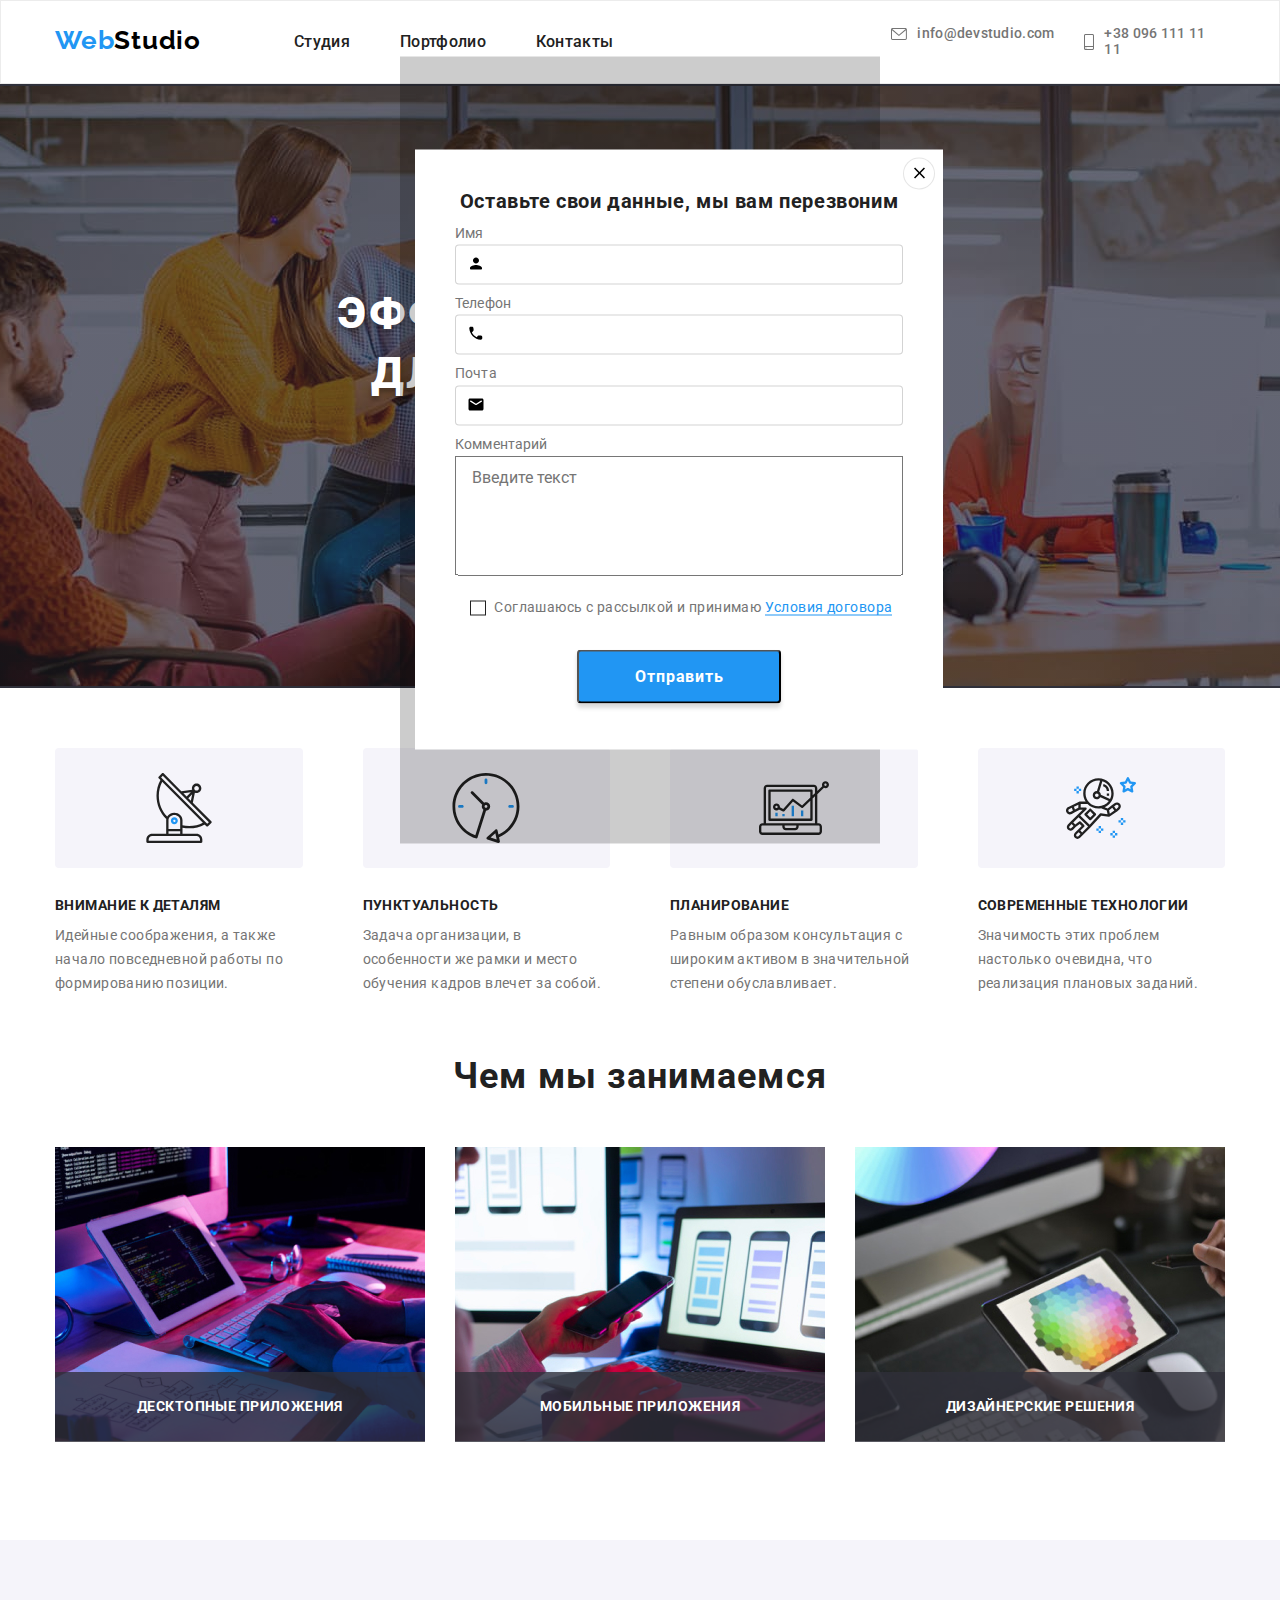
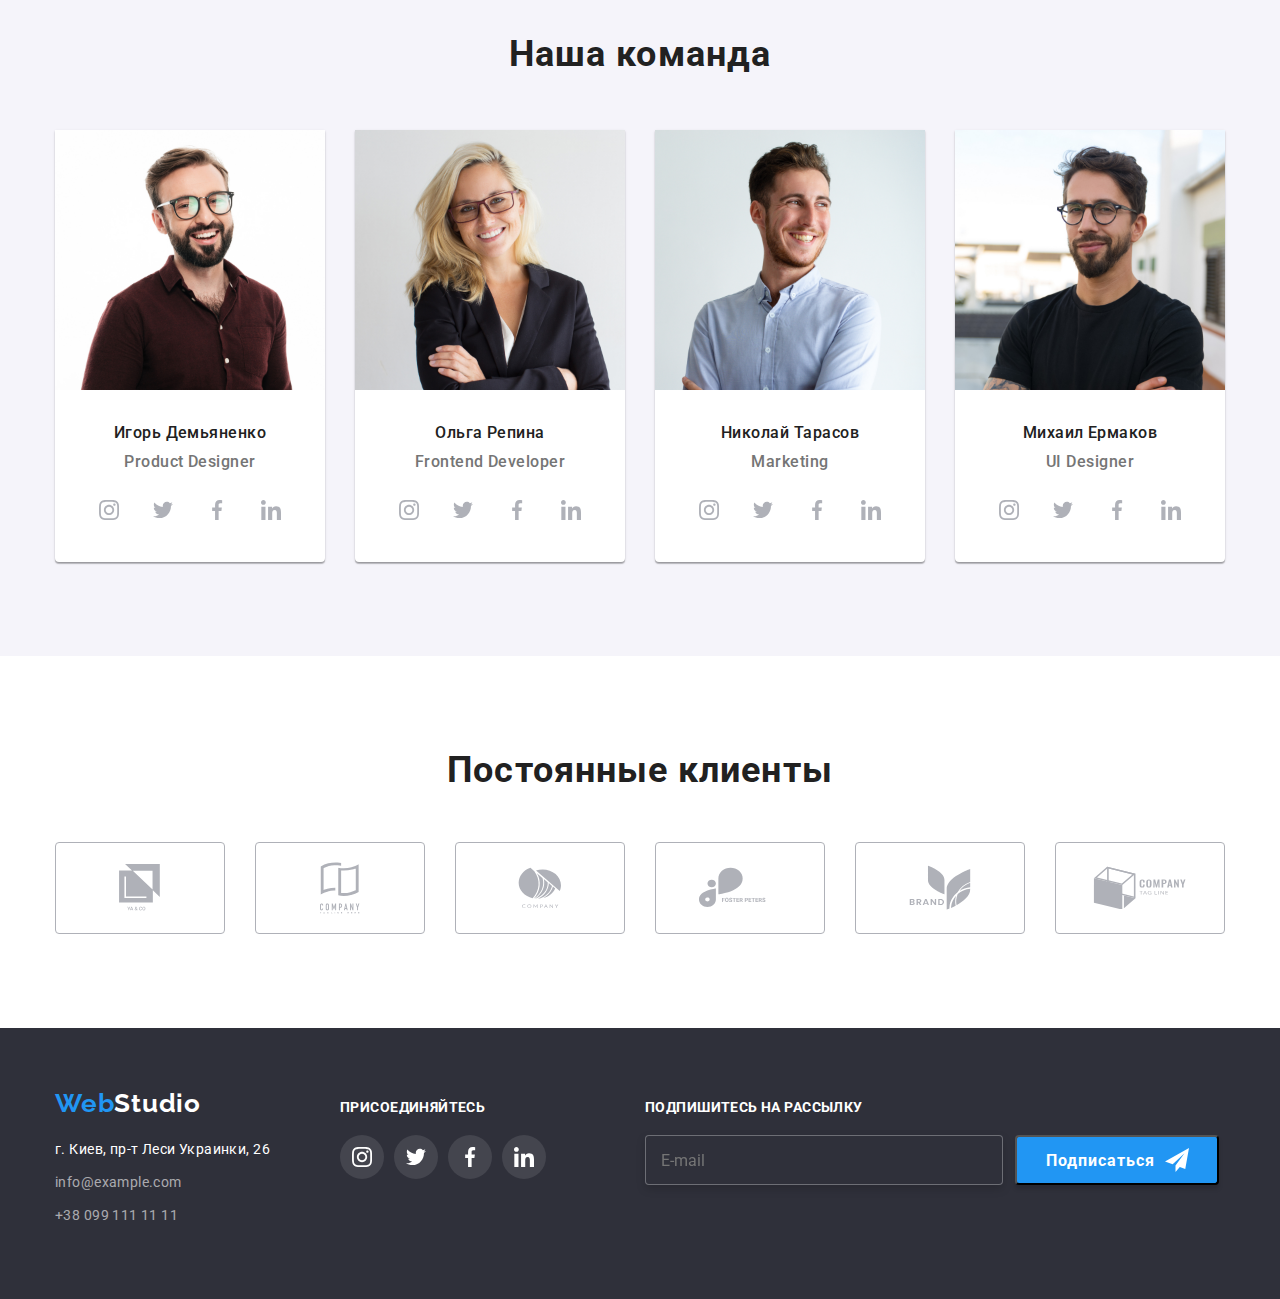
<file: index.html>
<!DOCTYPE html>
<html lang="en">
<head>
    <meta charset="UTF-8">
    <meta name="viewport" content="width=device-width, initial-scale=1.0">
    <link rel="preconnect" href="https://fonts.gstatic.com">
    <link href="https://fonts.googleapis.com/css2?family=Raleway:wght@700&family=Roboto:wght@400;500;700;900&display=swap" rel="stylesheet">
    <link rel="stylesheet" href="./css/main.min.css">
    <title>WebStudio</title>
</head>
<body>
    <!-- шапка сайта -->
     <header class="page-header">
        <div class="page-header__style container">
        <nav class="page-header__nav">
            <a href="./index.html" class="page-header__logo">Web<span class="page-header__text-icon">Studio</span></a>

            <ul class="page-header__list">
                <li class="page-header__item"><a href="./index.html" class="page-header__link">Студия</a></li>
                <li class="page-header__item"><a href="./portfolio.html" class="page-header__link">Портфолио</a></li>
                <li class="page-header__item"><a href="" class="page-header__link">Контакты</a></li>
            </ul>

            <button type="button" class="button-menu"data-menu-button>
                <svg width="40px" height="40px">
                    <use class="icon-menu" href="./css/symbol-defs.svg#icon-menu"></use>
                </svg>
            </button>

            <div class="mobile-menu is-open"data-menu>
    
                    <button type="button" class="button-close is-open" data-menu-close>
                        <svg width="40px" height="40px">
                            <use class="icon-close" href="./css/symbol-defs.svg#icon-close"></use>
                        </svg>
                    </button>

                    <ul class="mobile-menu__nav">
                        <li class="mobile-menu__item"><a href="./index.html" class="mobile-menu__link">Студия</a></li>
                        <li class="mobile-menu__item"><a href="./portfolio.html" class="mobile-menu__link">Портфолио</a></li>
                        <li class="mobile-menu__item"><a href="" class="mobile-menu__link">Контакты</a></li>
                    </ul>

                    <ul class="mobile-menu__contacts">
                        <li class="mobile-menu__item-tel"><a class="mobile-menu__link-tel" href="tel:+380961111111">+38096 111 11 11</a></li>
                        <li class="mobile-menu__item-email"><a class="mobile-menu__link-email" href="mailto:info@devstudio.com">info@devstudio.com</a></li>
                    </ul>
                    
                    <ul class="mobile-menu__social">
                        <li class="mobile-menu__social-item">
                            <a href="https://www.instagram.com/" class="mobile-menu__social-link border-link" target="blank"
                                rel="noreferrer noopener">Instagram</a>
                        </li>

                        <li class="mobile-menu__social-item">
                            <a href="https://twitter.com/" class="mobile-menu__social-link border-link" target="blank"
                                rel="noreferrer noopener">Twitter</a>
                        </li>

                        <li class="mobile-menu__social-item">
                            <a href="https://www.facebook.com/" class="mobile-menu__social-link border-link" target="blank"
                                rel="noreferrer noopener">Facebook</a>
                        </li>

                        <li class="mobile-menu__social-item">
                            <a href="https://www.linkedin.com/" class="mobile-menu__social-link" target="blank"
                                rel="noreferrer noopener">LinkedIn</a>
                        </li>
                    </ul>
                </div>
                </nav>

                <ul class="auth">
                    <li class="auth__item">
                        <a href="mailto:info@devstudio.com" class="auth__link">
                            <svg class="auth__icon-envelope">
                                <use href="./css/symbol-defs.svg#icon-envelope"></use>
                            </svg>info@devstudio.com</a>
                    </li>
                    <li>
                        <a href="tel:+380961111111" class="auth__link">
                            <svg class="auth__icon-smartphone">
                                <use href="./css/symbol-defs.svg#icon-smartphone"></use>
                            </svg>+38 096 111 11 11</a>
                    </li>
                </ul>
        </div>
    </header>
    <main>
    <!-- герой -->
       <section class="hero">
           <div class="container">
               <h1>Эффективные решения <br> для вашего бизнеса</h1>
            <button type="button" class="hero__button" data-modal-open>Заказать услугу</button>
            </div>
             <div class="beckdrop" data-modal>
                 <div class="modal">

                    <button type="button" class="button-modal" data-modal-close>
                        <svg width="18px" height="18px">
                            <use class="icon-button-close" href="./css/symbol-defs.svg#icon-button-close"></use>
                        </svg>
                    </button>

                    <p class="text-modal">Оставьте свои данные, мы вам перезвоним</p>
                    <form class="form-modal">

                        <div class="form-filed">
                            <label for="name">Имя</label>
                            <input class="input-form" type="text" name="user-name" id="name">
                            <svg class="position-svg" width="18px" height="18px">
                                <use href="./css/symbol-defs.svg#icon-person"></use>
                            </svg>
                        </div>
                        
                        <div class="form-filed">
                            <label for="tel">Телефон</label>
                            <input class="input-form" type="tel" name="tel" id="tel">
                            <svg class="position-svg" width="18px" height="18px">
                                <use href="./css/symbol-defs.svg#icon-phone"></use>
                            </svg>
                        </div>
                    
                        <div class="form-filed">
                            <label for="email">Почта</label>
                            <input class="input-form" type="email" name="email" id="email">
                            <svg class="position-svg" width="18px" height="18px">
                                <use href="./css/symbol-defs.svg#icon-email"></use>
                            </svg>
                        </div>

                        <div class="form-filed">
                            <label for="coment">Комментарий</label>
                            <textarea name="coment" id="coment" placeholder="Введите текст"></textarea>
                        </div>
                        
                        <div class="checkbox">
                            <input class="input-checkbox visually-hidden" type="checkbox" name="checkbox" id="checkbox">
                            <label class="label-checkbox" for="checkbox">Соглашаюсь с рассылкой и принимаю <a href="#" class="style-link">Условия договора</a></label>
                        </div>
                        
                        <button type="submit" class="btn-modal">Отправить</button>
                    </form>
                </div>
            </div>
       </section>
    <!-- особенности -->
       <section class="feature">
            <div class="container">
                <ul class="feature__list">

                    <li class="feature__item">
                        <div class="feature__icon">
                            <svg width="70px" height="70px">
                                <use href="./css/symbol-defs.svg#icon-antenna"></use>
                            </svg>
                        </div>
                        <h2 class="feature__title">Внимание к деталям</h2>
                        <p class="feature__text">Идейные соображения, а также начало повседневной работы по формированию позиции.</p>
                    </li>

                    <li class="feature__item">
                        <div class="feature__icon">
                            <svg width="70px" height="70px">
                                <use href="./css/symbol-defs.svg#icon-clock"></use>
                            </svg>
                        </div>
                        <h2 class="feature__title">Пунктуальность</h2>
                        <p class="feature__text">Задача организации, в особенности же рамки и место обучения кадров влечет за собой.</p>
                    </li>

                    <li class="feature__item">
                        <div class="feature__icon">
                            <svg width="70px" height="70px">
                                <use href="./css/symbol-defs.svg#icon-diagram"></use>
                            </svg>
                        </div>
                        <h2 class="feature__title">Планирование</h2>
                        <p class="feature__text">Равным образом консультация с широким активом в значительной степени обуславливает.</p>
                    </li>

                    <li class="feature__item">
                        <div class="feature__icon">
                            <svg width="70px" height="70px">
                                <use href="./css/symbol-defs.svg#icon-astronaut"></use>
                            </svg>
                        </div>
                        <h2 class="feature__title">Современные технологии</h2>
                        <p class="feature__text">Значимость этих проблем настолько очевидна, что реализация плановых заданий.</p>
                    </li>

                </ul>
            </div>
       </section>
    <!-- Чем мы занимаемся --> 
       <section class="work">
           <div class="container">
               <h3 class="work__title">Чем мы занимаемся</h3>
               <ul class="work__list">

                   <li class="work__item">
                       <img src="./images/img1.jpg" alt="Технолгия разработки" width="370">
                       <p class="work__text">Десктопные приложения</p>
                    </li>

                    <li class="work__item">
                        <img src="./images/img2.jpg" alt="Мобильная разработка" width="370">
                        <p class="work__text">Мобильные приложения</p>
                    </li>

                    <li class="work__item">
                        <img src="./images/img3.jpg" alt="Графический планшет" width="370">
                        <p class="work__text">Дизайнерские решения</p>
                    </li>
                    
                </ul>
           </div>
       </section>
    <!-- Наша команда -->
       <section class="team">
           <div class="container">
               <h3 class="team__title">Наша команда</h3>
               <ul class="team__list">

                   <li class="team__item">
                       <img src="./images/tc1.jpg" alt="Сотрудник компании занимающийся Product Designer" width="100%">
                       <div class="team__box">
                           <h3 class="title">Игорь Демьяненко</h3>
                           <p class="text">Product Designer</p>
                           <ul class="social-networks__list">

                               <li class="social-networks__item">
                                   <a href="" class="social-networks__link">
                                       <svg width="20px" height="20px">
                                           <use href="./css/symbol-defs.svg#icon-instagram-gray"></use>
                                        </svg>
                                    </a>
                                </li>

                                <li class="social-networks__item">
                                    <a href="" class="social-networks__link">
                                        <svg width="20px" height="20px">
                                            <use href="./css/symbol-defs.svg#icon-twitter-gray"></use>
                                        </svg>
                                    </a>
                                </li>

                                <li class="social-networks__item">
                                    <a href="" class="social-networks__link">
                                        <svg width="20px" height="20px">
                                            <use href="./css/symbol-defs.svg#icon-facebook-gray"></use>
                                        </svg>
                                    </a>
                                </li>

                                <li class="social-networks__item">
                                    <a href="" class="social-networks__link">
                                        <svg width="20px" height="20px">
                                            <use href="./css/symbol-defs.svg#icon-linkedin-gray"></use>
                                        </svg>
                                    </a>
                                </li>
                            </ul>
                        </div>
                    </li>

                    <li class="team__item">
                        <img src="./images/tc2.jpg" alt="Сотрудник компании занимающийся Frontend Developer" width="100%">
                        <div class="team__box">
                            <h3 class="title">Ольга Репина</h3>
                            <p class="text">Frontend Developer</p>
                            <ul class="social-networks__list">

                                <li class="social-networks__item">
                                    <a href="" class="social-networks__link">
                                        <svg width="20px" height="20px">
                                            <use href="./css/symbol-defs.svg#icon-instagram-gray"></use>
                                        </svg>
                                    </a>
                                </li>

                                <li class="social-networks__item">
                                    <a href="" class="social-networks__link">
                                        <svg width="20px" height="20px">
                                        <use href="./css/symbol-defs.svg#icon-twitter-gray"></use>
                                        </svg>
                                    </a>
                                </li>

                                <li class="social-networks__item">
                                    <a href="" class="social-networks__link">
                                        <svg width="20px" height="20px">
                                            <use href="./css/symbol-defs.svg#icon-facebook-gray"></use>
                                        </svg>
                                    </a>
                                </li>

                                <li class="social-networks__item">
                                    <a href="" class="social-networks__link">
                                        <svg width="20px" height="20px">
                                            <use href="./css/symbol-defs.svg#icon-linkedin-gray"></use>
                                        </svg>
                                    </a>
                                </li>
                            </ul>
                        </div>
                    </li>

                    <li class="team__item">
                        <img src="./images/tc3.jpg" alt="Сотрудник компании занимающийся Marketing" width="100%">
                        <div class="team__box">
                            <h3 class="title">Николай Тарасов</h3>
                            <p class="text">Marketing</p>
                            <ul class="social-networks__list">
                                <li class="social-networks__item">
                                    <a href="" class="social-networks__link">
                                        <svg width="20px" height="20px">
                                            <use href="./css/symbol-defs.svg#icon-instagram-gray"></use>
                                        </svg>
                                    </a>
                                </li>

                                <li class="social-networks__item">
                                    <a href="" class="social-networks__link">
                                        <svg width="20px" height="20px">
                                            <use href="./css/symbol-defs.svg#icon-twitter-gray"></use>
                                        </svg>
                                    </a>
                                </li>

                                <li class="social-networks__item">
                                    <a href="" class="social-networks__link">
                                        <svg width="20px" height="20px">
                                            <use href="./css/symbol-defs.svg#icon-facebook-gray"></use>
                                        </svg>
                                    </a>
                                </li>

                                <li class="social-networks__item">
                                    <a href="" class="social-networks__link">
                                        <svg width="20px" height="20px">
                                            <use href="./css/symbol-defs.svg#icon-linkedin-gray"></use>
                                        </svg>
                                    </a>
                                </li>
                            </ul>
                        </div>
                    </li>

                    <li class="team__item">
                        <img src="./images/tc4.jpg" alt="Сотрудник компании занимающийся UI Designer" width="100%">
                        <div class="team__box">
                            <h3 class="title">Михаил Ермаков</h3>
                            <p class="text">UI Designer</p>
                            <ul class="social-networks__list">

                            <li class="social-networks__item">
                                <a href="" class="social-networks__link">
                                    <svg width="20px" height="20px">
                                        <use href="./css/symbol-defs.svg#icon-instagram-gray"></use>
                                    </svg>
                                </a>
                            </li>

                            <li class="social-networks__item">
                                <a href="" class="social-networks__link">
                                    <svg width="20px" height="20px">
                                        <use href="./css/symbol-defs.svg#icon-twitter-gray"></use>
                                    </svg>
                                </a>
                            </li>

                            <li class="social-networks__item">
                                <a href="" class="social-networks__link">
                                    <svg width="20px" height="20px">
                                        <use href="./css/symbol-defs.svg#icon-facebook-gray"></use>
                                    </svg>
                                </a>
                            </li>

                            <li class="social-networks__item">
                                <a href="" class="social-networks__link">
                                    <svg width="20px" height="20px">
                                        <use href="./css/symbol-defs.svg#icon-linkedin-gray"></use>
                                    </svg>
                                </a>
                            </li>
                            </ul>
                        </div>
                    </li>
                </ul>
           </div>
       </section>
    <!-- Постоянные клиенты -->
       <section class="customers">
           <div class="container">
               <h3 class="customers__title">Постоянные клиенты</h3>
               <ul class="customers__list">

                    <li class="customers__item">
                        <a href="" class="customers__link">
                            <svg width="41px" height="46.7px">
                                <use href="./css/symbol-defs.svg#icon-group-1"></use>
                            </svg>
                        </a>
                    </li>

                    <li class="customers__item">
                        <a href="" class="customers__link">
                            <svg width="40px" height="52px">
                                <use href="./css/symbol-defs.svg#icon-group-2"></use>
                            </svg>
                        </a>
                    </li>

                    <li class="customers__item">
                        <a href="" class="customers__link">
                            <svg width="43.46px" height="41.18px">
                                <use href="./css/symbol-defs.svg#icon-group-3"></use>
                            </svg>
                        </a>
                    </li>

                    <li class="customers__item">
                        <a href="" class="customers__link">
                            <svg width="84.44px" height="40.62px">
                                <use href="./css/symbol-defs.svg#icon-group-4"></use>
                            </svg>
                        </a>
                    </li>

                    <li class="customers__item">
                        <a href="" class="customers__link">
                            <svg width="62.54px" height="45.43px">
                                <use href="./css/symbol-defs.svg#icon-group-5"></use>
                            </svg>
                        </a>
                    </li>

                    <li class="customers__item">
                        <a href="" class="customers__link">
                            <svg width="93.79px" height="43.93px">
                                <use href="./css/symbol-defs.svg#icon-group-6"></use>
                            </svg>
                        </a>
                    </li>

               </ul>
           </div>
       </section>
   </main>
   <!-- Подвал -->
   <footer class="footer">
       <div class="container block-footer">
           <div class="footer__address">
                <p class="footer__logo">Web<span class="footer__text-logo">Studio</span></p>
                <address class="footer__address-text">г. Киев, пр-т Леси Украинки, 26</address>
                <a href="mailo:info@example.com" class="footer__auth-link">info@example.com</a>
                <a href="tel:+380991111111" class="footer__auth-link">+38 099 111 11 11</a>
            </div>
            <!-- Соц. сети -->
            <div class="social">
                <p class="social__text">присоединяйтесь</p>
                <ul class="social__list">

                    <li class="social__item">
                        <a href="" class="social__icon">
                            <svg width="20px" height="20px">
                                <use href="./css/symbol-defs.svg#icon-instagram-white"></use>
                            </svg>
                        </a>
                    </li>

                    <li class="social__item">
                        <a href="" class="social__icon">
                            <svg width="20px" height="20px">
                                <use href="./css/symbol-defs.svg#icon-twitter-white"></use>
                            </svg>
                        </a>
                    </li>

                    <li class="social__item">
                        <a href="" class="social__icon">
                            <svg width="20px" height="20px">
                                <use href="./css/symbol-defs.svg#icon-facebook-white"></use>
                            </svg>
                        </a>
                    </li>

                    <li class="social__item">
                        <a href="" class="social__icon">
                            <svg width="20px" height="20px">
                                <use href="./css/symbol-defs.svg#icon-linkedin-white"></use>
                            </svg>
                        </a>
                    </li>

                </ul>
            </div>
            <!-- Подпишитесь на рассылку -->
            <div class="form">
                <p class="text-input">Подпишитесь на рассылку</p>
                <div class="box-form">
                    <form>
                        <input class="email-input" type="email" name="email" placeholder="E-mail">
                    </form>
                    <button class="btn-input" type="submit">Подписаться
                        <svg class="svg-margin" width="24px" height="24px">
                            <use href="./css/symbol-defs.svg#icon-send"></use>
                        </svg>
                    </button>
                </div>
            </div>
        </div>
   </footer>
<script src="./js/modal.js"></script>
<script src="./js/menu.js"></script>
</body>
</html>
</file>
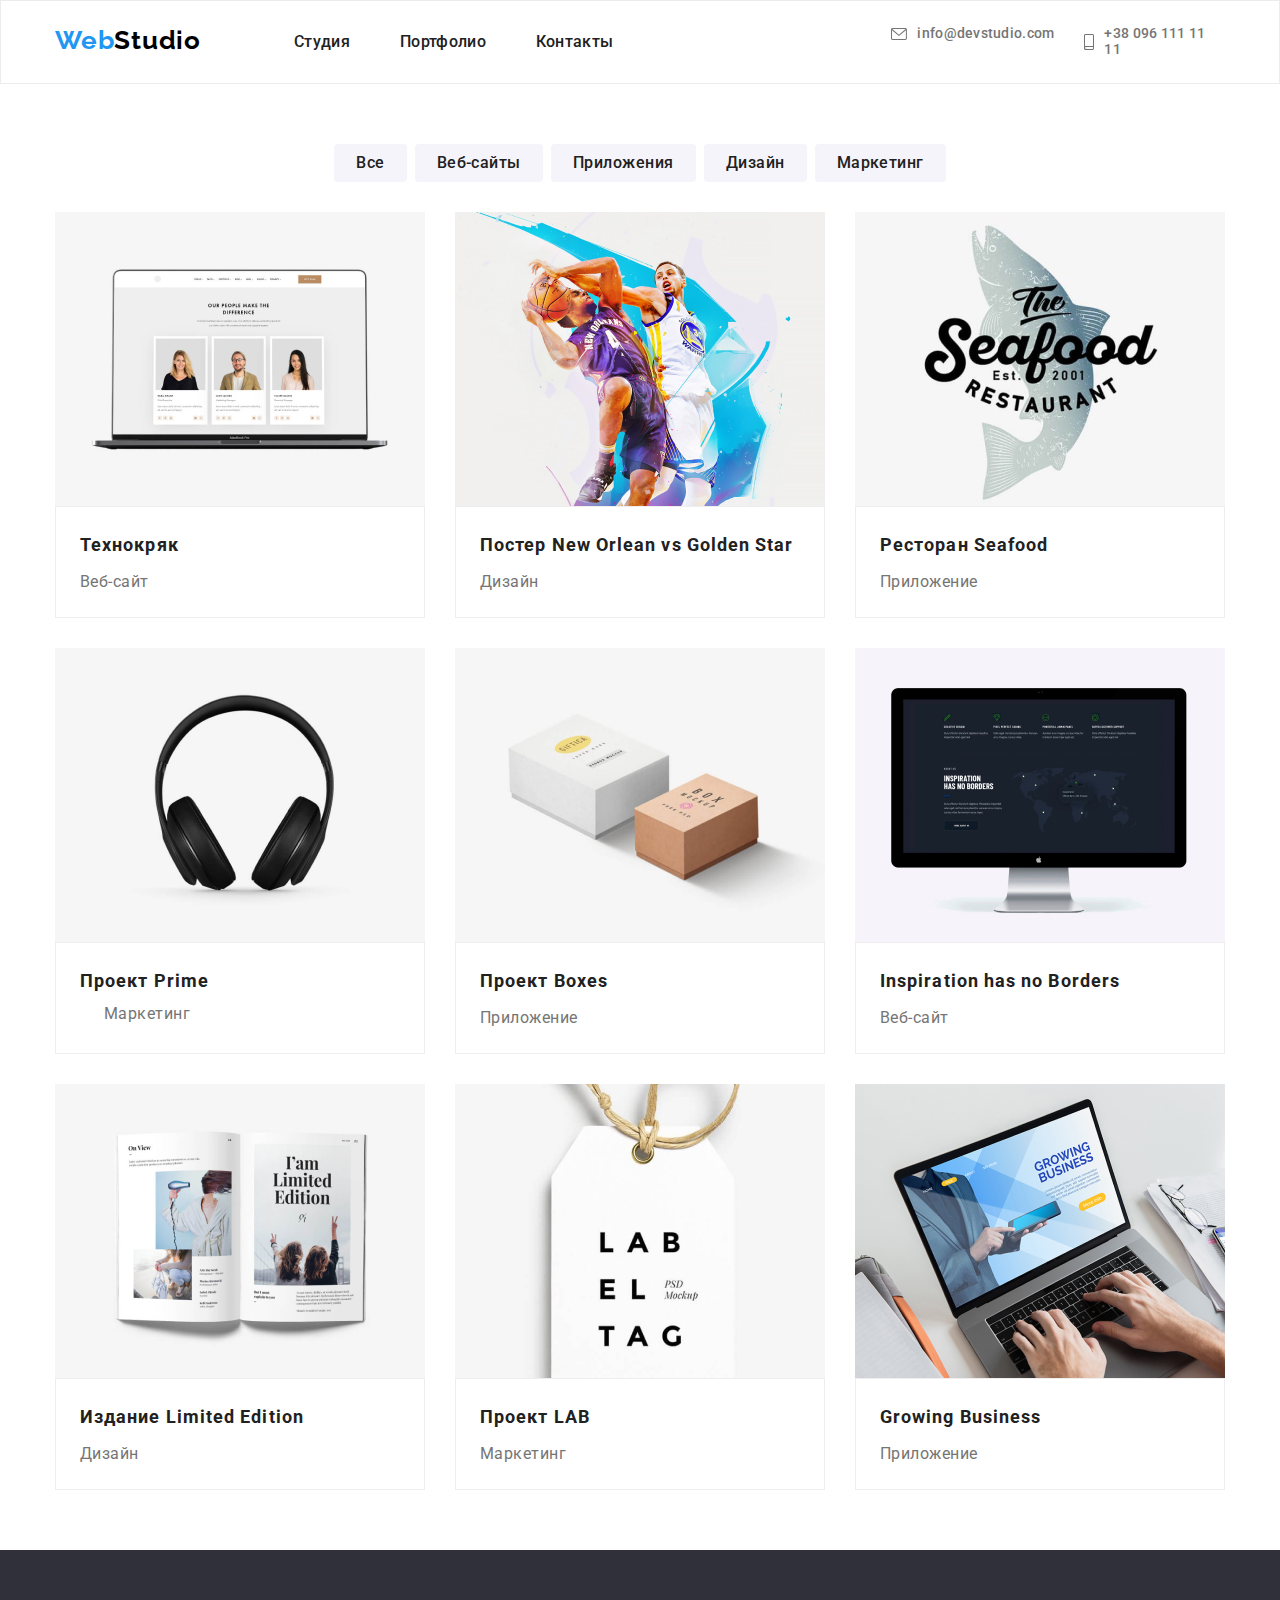
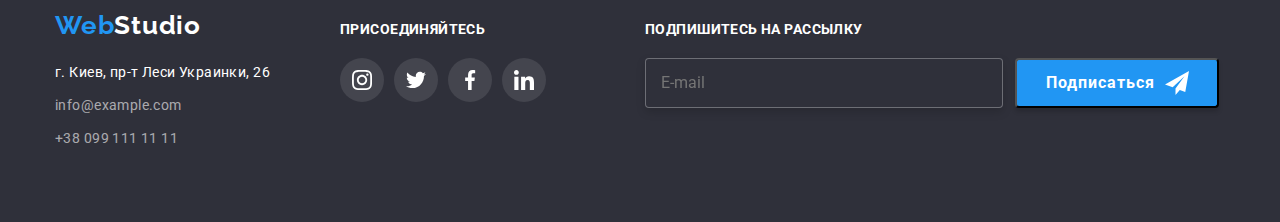
<file: portfolio.html>
<!DOCTYPE html>
<html lang="en">
<head>
    <meta charset="UTF-8">        
    <meta name="viewport" content="width=device-width, initial-scale=1.0">
    <link rel="preconnect" href="https://fonts.gstatic.com">
    <link href="https://fonts.googleapis.com/css2?family=Raleway:wght@700&family=Roboto:wght@400;500;700;900&display=swap" rel="stylesheet">
    <link rel="stylesheet" href="./css/main.min.css">
    <title>Portfolio</title>
</head>
<body>
    <!-- шапка сайта -->
    <header class="page-header">
        <div class="page-header__style container">
            <nav class="page-header__nav">
                <a href="./index.html" class="page-header__logo">Web<span class="page-header__text-icon">Studio</span></a>
    
                <ul class="page-header__list">
                    <li class="page-header__item"><a href="./index.html" class="page-header__link">Студия</a></li>
                    <li class="page-header__item"><a href="./portfolio.html" class="page-header__link">Портфолио</a></li>
                    <li class="page-header__item"><a href="" class="page-header__link">Контакты</a></li>
                </ul>
    
                <button type="button" class="button-menu" data-menu-button>
                    <svg width="40px" height="40px">
                        <use class="icon-menu" href="./css/symbol-defs.svg#icon-menu"></use>
                    </svg>
                </button>
    
                <div class="mobile-menu is-open" data-menu>
    
                    <button type="button" class="button-close is-open" data-menu-close>
                        <svg width="40px" height="40px">
                            <use class="icon-close" href="./css/symbol-defs.svg#icon-close"></use>
                        </svg>
                    </button>
    
                    <ul class="mobile-menu__nav">
                        <li class="mobile-menu__item"><a href="./index.html" class="mobile-menu__link">Студия</a></li>
                        <li class="mobile-menu__item"><a href="./portfolio.html" class="mobile-menu__link">Портфолио</a>
                        </li>
                        <li class="mobile-menu__item"><a href="" class="mobile-menu__link">Контакты</a></li>
                    </ul>
    
                    <ul class="mobile-menu__contacts">
                        <li class="mobile-menu__item-tel"><a class="mobile-menu__link-tel" href="tel:+380961111111">+38096
                                111 11 11</a></li>
                        <li class="mobile-menu__item-email"><a class="mobile-menu__link-email"
                                href="mailto:info@devstudio.com">info@devstudio.com</a></li>
                    </ul>
    
                    <ul class="mobile-menu__social">
                        <li class="mobile-menu__social-item">
                            <a href="https://www.instagram.com/" class="mobile-menu__social-link border-link" target="blank"
                                rel="noreferrer noopener">Instagram</a>
                        </li>
    
                        <li class="mobile-menu__social-item">
                            <a href="https://twitter.com/" class="mobile-menu__social-link border-link" target="blank"
                                rel="noreferrer noopener">Twitter</a>
                        </li>
    
                        <li class="mobile-menu__social-item">
                            <a href="https://www.facebook.com/" class="mobile-menu__social-link border-link" target="blank"
                                rel="noreferrer noopener">Facebook</a>
                        </li>
    
                        <li class="mobile-menu__social-item">
                            <a href="https://www.linkedin.com/" class="mobile-menu__social-link" target="blank"
                                rel="noreferrer noopener">LinkedIn</a>
                        </li>
                    </ul>
                </div>
            </nav>
    
            <ul class="auth">
                <li class="auth__item">
                    <a href="mailto:info@devstudio.com" class="auth__link">
                        <svg class="auth__icon-envelope">
                            <use href="./css/symbol-defs.svg#icon-envelope"></use>
                        </svg>info@devstudio.com</a>
                </li>
                <li>
                    <a href="tel:+380961111111" class="auth__link">
                        <svg class="auth__icon-smartphone">
                            <use href="./css/symbol-defs.svg#icon-smartphone"></use>
                        </svg>+38 096 111 11 11</a>
                </li>
            </ul>
        </div>
    </header>
    <!-- Навигация -->
    <main>
        <section class="filters">
            <div class="container">
                <h2 class="filters__title" style="display: none;">фильтр</h2>
                <ul class="filters__list">
                    <li class="filters__item"><button type="button" class="filters__btn">Все</button></li>
                    <li class="filters__item"><button type="button" class="filters__btn">Веб-сайты</button></li>
                    <li class="filters__item"><button type="button" class="filters__btn">Приложения</button></li>
                    <li class="filters__item"><button type="button" class="filters__btn">Дизайн</button></li>
                    <li class="filters__item"><button type="button" class="filters__btn">Маркетинг</button></li> 
                </ul>
            </div>
        </section>
    <!-- портфолио -->
        <section>
            <div class="container">
            <ul class="portfolio__list">

                <li class="portfolio__item">
                    <a href="" class="portfolio__link">
                        <div class="portfolio-description">
                            <img class="style-img" src="./images/project1.jpg" alt="фото проекта Веб-сайт" width="100%">
                            <p class="text-description">Технокряк это современная площадка распространения коронавируса. Компании используют эту платформу для цифрового 
                            шпионажа и атак на защищённые сервера конкурентов.</p>
                            <div class="box">
                                <h2 class="title-portfolio">Технокряк</h2>
                                <p class="text-portfolio">Веб-сайт</p>
                            </div>
                        </div>
                    </a>
                </li>

                <li class="portfolio__item">
                    <a href="" class="portfolio__link">
                        <div class="portfolio-description">
                            <img class="style-img" src="./images/project2.jpg" alt="фото проекта Дизайн" width="100%">
                            <p class="text-description">Технокряк это современная площадка распространения коронавируса. Компании используют эту платформу для цифрового
                            шпионажа и атак на защищённые сервера конкурентов.</p>
                            <div class="box">
                                <h2 class="title-portfolio">Постер New Orlean vs Golden Star</h2>
                                <p class="text-portfolio">Дизайн</p>
                            </div>
                        </div>
                    </a>
                </li>

                <li class="portfolio__item">
                    <a href="" class="portfolio__link">
                        <img class="style-img" src="./images/project3.jpg" alt="фото проекта Приложение" width="100%">
                        <div class="box">
                            <h2 class="title-portfolio">Ресторан Seafood</h2>
                            <p class="text-portfolio">Приложение</p>
                        </div>
                    </a>
                </li>

                <li class="portfolio__item">
                    <a href="" class="portfolio__link">
                        <img class="style-img" src="./images/project4.jpg" alt="фото проекта Маркетинг" width="100%">
                        <div class="box">
                            <h2 class="title-portfolio">Проект Prime</ah2>
                            <p class="text-portfolio">Маркетинг</p>
                        </div>
                    </a>
                </li>

                <li class="portfolio__item">
                    <a href="" class="portfolio__link">
                        <img class="style-img" src="./images/project5.jpg" alt="фото проекта Приложение" width="100%">
                        <div class="box">
                            <h2 class="title-portfolio">Проект Boxes</h2>
                            <p class="text-portfolio">Приложение</p>
                        </div>
                    </a>
                </li>

                <li class="portfolio__item">
                    <a href="" class="portfolio__link">
                        <img class="style-img" src="./images/project6.jpg" alt="фото проекта Веб-сайт" width="100%">
                        <div class="box">
                            <h2 class="title-portfolio">Inspiration has no Borders</h2>
                            <p class="text-portfolio">Веб-сайт</p>
                        </div>
                    </a>
                </li>

                <li class="portfolio__item">
                    <a href="" class="portfolio__link">
                        <img class="style-img" src="./images/project7.jpg" alt="фото проекта Дизайн" width="100%">
                        <div class="box">
                            <h2 class="title-portfolio">Издание Limited Edition</h2>
                            <p class="text-portfolio">Дизайн</p>
                        </div>
                    </a>
                </li>

                <li class="portfolio__item">
                    <a href="" class="portfolio__link">
                        <img class="style-img" src="./images/project8.jpg" alt="фото проекта Маркетинг" width="100%">
                        <div class="box">
                            <h2 class="title-portfolio">Проект LAB</h2>
                            <p class="text-portfolio">Маркетинг</p>
                        </div>
                    </a>
                </li>

                <li class="portfolio__item">
                    <a href="" class="portfolio__link">
                        <img class="style-img" src="./images/project9.jpg" alt="фото проекта Приложение" width="100%">
                        <div class="box">
                            <h2 class="title-portfolio">Growing Business</h2>
                            <p class="text-portfolio">Приложение</p>
                        </div>
                    </a>
                </li>
                
            </ul>
            </div>
        </section>
    </main>
    <!-- Подвал -->
    <footer class="footer">
        <div class="container block-footer">
            <div class="footer__address">
                <p class="footer__logo">Web<span class="footer__text-logo">Studio</span></p>
                <address class="footer__address-text">г. Киев, пр-т Леси Украинки, 26</address>
                <a href="mailo:info@example.com" class="footer__auth-link">info@example.com</a>
                <a href="tel:+380991111111" class="footer__auth-link">+38 099 111 11 11</a>
            </div>
            <!-- Соц. сети -->
            <div class="social">
                <p class="social__text">присоединяйтесь</p>
                <ul class="social__list">
    
                    <li class="social__item">
                        <a href="" class="social__icon">
                            <svg width="20px" height="20px">
                                <use href="./css/symbol-defs.svg#icon-instagram-white"></use>
                            </svg>
                        </a>
                    </li>
    
                    <li class="social__item">
                        <a href="" class="social__icon">
                            <svg width="20px" height="20px">
                                <use href="./css/symbol-defs.svg#icon-twitter-white"></use>
                            </svg>
                        </a>
                    </li>
    
                    <li class="social__item">
                        <a href="" class="social__icon">
                            <svg width="20px" height="20px">
                                <use href="./css/symbol-defs.svg#icon-facebook-white"></use>
                            </svg>
                        </a>
                    </li>
    
                    <li class="social__item">
                        <a href="" class="social__icon">
                            <svg width="20px" height="20px">
                                <use href="./css/symbol-defs.svg#icon-linkedin-white"></use>
                            </svg>
                        </a>
                    </li>
    
                </ul>
            </div>
            <!-- Подпишитесь на рассылку -->
            <div class="form">
                <p class="text-input">Подпишитесь на рассылку</p>
                <div class="box-form">
                    <form>
                        <input class="email-input" type="email" name="email" placeholder="E-mail">
                    </form>
                    <button class="btn-input" type="submit">Подписаться
                        <svg class="svg-margin" width="24px" height="24px">
                            <use href="./css/symbol-defs.svg#icon-send"></use>
                        </svg>
                    </button>
                </div>
            </div>
        </div>
    </footer>
    <script src="./js/menu.js"></script>
</body>
</html>
</file>
<file: css/main.min.css>
.container{padding:0 15px;margin:0 auto}@media screen and (min-width: 480px){.container{width:480px}}@media screen and (min-width: 768px){.container{width:768px}}@media screen and (min-width: 1200px){.container{width:1200px}}/*! modern-normalize v1.1.0 | MIT License | https://github.com/sindresorhus/modern-normalize */*,::before,::after{box-sizing:border-box}html{line-height:1.15;-webkit-text-size-adjust:100%;-moz-tab-size:4;tab-size:4}body{margin:0;font-family:system-ui,-apple-system,"Segoe UI",Roboto,Helvetica,Arial,sans-serif,"Apple Color Emoji","Segoe UI Emoji"}hr{height:0;color:inherit}abbr[title]{text-decoration:underline dotted}b,strong{font-weight:bolder}code,kbd,samp,pre{font-family:ui-monospace, SFMono-Regular, Consolas, "Liberation Mono", Menlo, monospace;font-size:1em}small{font-size:80%}sub,sup{font-size:75%;line-height:0;position:relative;vertical-align:baseline}sub{bottom:-0.25em}sup{top:-0.5em}table{text-indent:0;border-color:inherit}button,input,optgroup,select,textarea{font-family:inherit;font-size:100%;line-height:1.15;margin:0}button,select{text-transform:none}button,[type="button"],[type="reset"],[type="submit"]{-webkit-appearance:button}::-moz-focus-inner{border-style:none;padding:0}:-moz-focusring{outline:1px dotted ButtonText}:-moz-ui-invalid{box-shadow:none}legend{padding:0}progress{vertical-align:baseline}::-webkit-inner-spin-button,::-webkit-outer-spin-button{height:auto}[type="search"]{-webkit-appearance:textfield;outline-offset:-2px}::-webkit-search-decoration{-webkit-appearance:none}::-webkit-file-upload-button{-webkit-appearance:button;font:inherit}summary{display:list-item}html{box-sizing:border-box}body{font-family:Roboto, sans-serif;font-style:normal;background:var(--color-white)}a{text-decoration:none}ul{list-style:none;margin:0}.beckdrop{position:fixed;top:50%;left:50%;transform:translate(-50%, -50%);width:480px;height:787px;background:rgba(0,0,0,0.2);transition:opacity 250ms cubic-bezier(0.4, 0, 0.2, 1),visibility 250ms cubic-bezier(0.4, 0, 0.2, 1)}.beckdrop.is-hidden{opacity:0;pointer-events:none;visibility:hidden}@media screen and (max-width: 767px){.mobile-menu{display:none;position:absolute;top:0%;left:-4%;width:483px;height:796px;box-shadow:0px 1px 3px rgba(0,0,0,0.12),0px 1px 1px rgba(0,0,0,0.14),0px 2px 1px rgba(0,0,0,0.2);border-radius:4px;z-index:1;background-color:#fff}.mobile-menu.is-open{display:block}}.button-menu{padding:0;height:40px;background-color:transparent;border:none}.button-menu:hover,.button-menu:focus{fill:#2196f3}@media screen and (min-width: 768px){.button-menu{display:none}}.button-close{margin:10px 15px 0 427px;padding:0;height:40px;background-color:transparent;border:none}.button-close:hover,.button-close:focus{fill:#2196f3}@media screen and (min-width: 768px){.button-close{display:none}}.mobile-menu__nav{padding:0}@media screen and (min-width: 768px){.mobile-menu__nav{display:none}}.mobile-menu__item{margin:0 0 30px 40px}.mobile-menu__item:last-child{margin-bottom:302px}.mobile-menu__link{font-weight:500;font-size:40px;letter-spacing:0.02em;color:#212121;transition:color 250ms cubic-bezier(0.4, 0, 0.2, 1)}.mobile-menu__link:hover,.mobile-menu__link:focus{color:#2196f3}.mobile-menu__contacts{padding:0}@media screen and (min-width: 768px){.mobile-menu__contacts{display:none}}.mobile-menu__item-tel{margin:0 0 32px 40px}.mobile-menu__link-tel{font-weight:500;font-size:34px;line-height:1.33;letter-spacing:0.02em;color:#2196f3}.mobile-menu__item-email{margin:0 0 64px 40px}.mobile-menu__link-email{font-weight:500;font-size:24px;line-height:1.16;letter-spacing:0.02em;color:#757575}.mobile-menu__social{display:flex;margin:0 0 48px 40px;padding:0}@media screen and (min-width: 768px){.mobile-menu__social{display:none}}.mobile-menu__social-item{margin-right:10px}.mobile-menu__social-link{font-weight:500;font-size:18px;line-height:1.22;letter-spacing:0.02em;color:#2196f3}.border-link{padding-right:10px;border-inline-end:1px solid rgba(33,33,33,0.2);transform:rotate(90deg)}.social-networks__list{display:flex;justify-content:center;padding:0}.social-networks__item:not(:last-child){margin-right:10px}.social-networks__link{display:inline-flex;justify-content:center;align-items:center;border-radius:50%;width:44px;height:44px;background-color:#fff;fill:#afb1b8;transition:background-color 250ms cubic-bezier(0.4, 0, 0.2, 1),fill 250ms cubic-bezier(0.4, 0, 0.2, 1)}.social-networks__link:hover,.social-networks__link:focus{background-color:#2196f3;fill:#fff}.modal{position:absolute;top:0;left:0;margin:93px 15px 94px 15px;width:450px;height:600px;background-color:#fff}@media screen and (min-width: 1200px){.modal{width:528px;height:600px}}.button-modal{position:absolute;top:8px;right:8px;display:inline-flex;justify-content:center;align-items:center;padding:6px;background:#fff;border:1px solid rgba(0,0,0,0.1);border-radius:50%;transition:fill 250ms cubic-bezier(0.4, 0, 0.2, 1)}.button-modal:hover,.button-modal:focus{fill:#2196f3}.input-form:focus,textarea:focus{outline:none;border-color:#2196f3}.input-form:focus+.position-svg{fill:#2196f3}.text-modal{margin:0 0 12px 0;padding:40px 40px 0 40px;font-weight:bold;font-size:20px;line-height:1.15;text-align:center;letter-spacing:0.03em;color:#212121}@media screen and (max-width: 1199px){.form-modal{margin:0 auto;width:370px;height:342px}}@media screen and (min-width: 1200px){.form-modal{margin:0 auto;width:448px;height:342px}}.form-filed{position:relative;display:flex;flex-direction:column;margin-bottom:10px}.form-filed:nth-child(4){margin-bottom:20px}label{margin-bottom:4px;font-weight:normal;line-height:1.16;letter-spacing:0.01em;color:#757575}@media screen and (max-width: 1199px){label{font-size:12px}}@media screen and (min-width: 1200px){label{font-size:14px}}.input-form{padding-left:42px;height:40px;background:#fff;border:1px solid rgba(33,33,33,0.2);box-sizing:border-box;border-radius:4px}.position-svg{position:absolute;top:50%;left:12px}textarea{resize:none;height:120px;padding:12px 16px}.checkbox{margin-bottom:30px}.label-checkbox{margin:0 0 0 15px;font-weight:normal;line-height:1.71;letter-spacing:0.03em;color:#757575}@media screen and (max-width: 1199px){.label-checkbox{margin:0;font-size:12px}}.label-checkbox::before{content:'';display:inline-block;margin-right:8.38px;width:16px;height:15px;vertical-align:middle;border:1px solid #212121;background-image:url(./vector.svg);background-repeat:no-repeat;background-position:50% 50%;transition:border 250ms cubic-bezier(0.4, 0, 0.2, 1)}.input-checkbox:checked+.label-checkbox::before{background-color:#2196f3}.input-checkbox:focus+.label-checkbox::before{border:1px solid #2196f3;background-color:#2196f3}.style-link{color:#2196f3;border-bottom:1px solid #2196f3}.btn-modal{padding:10px 55px 10px 56px;font-weight:bold;font-size:16px;line-height:1.87;letter-spacing:0.06em;color:#fff;background:#2196f3;box-shadow:0px 4px 4px rgba(0,0,0,0.15);border-radius:4px}.btn-modal:hover,.btn-modal:focus{background:#188ce8;box-shadow:0px 4px 4px rgba(0,0,0,0.15);border-radius:4px}@media screen and (max-width: 1199px){.btn-modal{margin:0 83px 40px}}@media screen and (min-width: 1200px){.btn-modal{display:block;margin:0 auto}}.footer__logo{display:inline-block;font-family:Raleway;font-style:normal;font-weight:bold;font-size:26px;line-height:1.19;letter-spacing:0.03em;color:#2196f3}@media screen and (max-width: 479px){.footer__logo{margin:0 88px 20px}}@media screen and (min-width: 480px){.footer__logo{margin:0 163px 20px 163px}}@media screen and (min-width: 768px){.footer__logo{margin:0px 115px 20px}}@media screen and (min-width: 1200px){.footer__logo{margin:0 0 20px 0}}@media screen and (max-width: 1199px){.footer__logo{font-size:24px}}.footer__text-logo{color:#fff}.footer__address-text{margin:0 0 9px 0;font-style:normal;font-weight:normal;font-size:14px;line-height:1.71;letter-spacing:0.03em;color:#fff}@media screen and (max-width: 767px){.footer__address-text{text-align:center;margin-bottom:8px}}@media screen and (min-width: 768px){.footer__address-text{margin:0 165px 8px 76px}}@media screen and (min-width: 1200px){.footer__address-text{margin:0 70px 9px 0}}.footer__auth-link{display:block;font-style:normal;font-weight:normal;font-size:14px;line-height:1.71;letter-spacing:0.03em;color:rgba(255,255,255,0.6);transition:color 250ms cubic-bezier(0.4, 0, 0.2, 1)}.footer__auth-link:hover,.footer__auth-link:focus{color:#2196f3}@media screen and (max-width: 767px){.footer__auth-link{text-align:center;margin-bottom:8px}}@media screen and (min-width: 768px){.footer__auth-link{text-align:center;margin:0 165px 8px 76px}}@media screen and (max-width: 1199px){.footer__auth-link:last-child{margin-bottom:60px}}@media screen and (min-width: 1200px){.footer__auth-link{text-align:inherit;margin:0 0 9px 0}.footer__auth-link:last-child{margin-bottom:0}}.customers{padding:94px 0}@media screen and (max-width: 1199px){.customers{padding:60px 0}}.customers__title{margin:0 0 50px 0;font-weight:bold;font-size:36px;line-height:1.16;text-align:center;letter-spacing:0.03em;color:#212121}@media screen and (max-width: 1199px){.customers__title{font-size:28px;margin-bottom:30px}}.customers__list{margin:0;padding:0}@media screen and (min-width: 480px){.customers__list{display:flex;flex-wrap:wrap;margin:-15px}}@media screen and (min-width: 768px){.customers__list{margin:-15px}}@media screen and (min-width: 1200px){.customers__list{margin:-15px}}@media screen and (min-width: 480px){.customers__item{margin:15px;width:calc((100% - 2 * 30px) / 2)}}@media screen and (min-width: 768px){.customers__item{margin:15px;width:calc((100% - 6 * 15px) / 3)}}@media screen and (min-width: 1200px){.customers__item{margin:15px;width:calc((100% - 12 * 15px) / 6)}}.customers__link{display:flex;justify-content:center;align-items:center;height:92px;fill:#afb1b8;border:1px solid #afb1b8;border-radius:4px;transition:fill 250ms cubic-bezier(0.4, 0, 0.2, 1),border 250ms cubic-bezier(0.4, 0, 0.2, 1)}.customers__link:hover,.customers__link:focus{fill:#2196f3;border:1px solid #2196f3}.feature{padding:60px 0 60px 0}.feature__list{padding:0;margin:0}@media screen and (min-width: 768px){.feature__list{display:flex;flex-wrap:wrap;margin:-30px}}@media screen and (min-width: 768px){.feature__item{margin:30px;flex-basis:calc((100% - 2 * 60px) / 2)}}@media screen and (min-width: 1200px){.feature__item{margin:30px;flex-basis:calc((100% - 4 * 60px) / 4)}}@media screen and (max-width: 767px){.feature__item:not(:last-child){margin-bottom:30px}}.feature__icon{display:flex;justify-content:center;align-items:center;margin-bottom:30px;height:120px;background:#f5f4fa;border-radius:4px}.feature__title{margin:0 0 10px 0;font-weight:bold;font-size:14px;line-height:1.14;letter-spacing:0.03em;text-transform:uppercase;color:#212121}.feature__text{margin:0;font-weight:400;font-size:14px;line-height:1.71;letter-spacing:0.03em;color:#757575}.filters{margin:0}@media screen and (max-width: 767px){.filters{padding:60px 0 40px 0}}@media screen and (min-width: 768px){.filters{padding:60px 0 30px 0}}.filters__title{display:none}.filters__list{margin:0;padding:0}@media screen and (max-width: 767px){.filters__list{display:flex;flex-wrap:wrap}}@media screen and (min-width: 768px){.filters__list{display:flex;justify-content:center}}@media screen and (max-width: 767px){.filters__item:nth-child(-n+4){margin-right:8px}}@media screen and (max-width: 767px){.filters__item:nth-child(-n+3){margin-bottom:15px}}@media screen and (min-width: 768px){.filters__item{margin-right:8px}.filters__item:last-child{margin-right:0}}.filters__btn{padding:6px 22px;font-weight:500;font-size:16px;line-height:1.62;text-align:center;letter-spacing:0.03em;color:#212121;background-color:#f5f4fa;border-radius:4px;border:0;transition:color 250ms cubic-bezier(0.4, 0, 0.2, 1),background-color 250ms cubic-bezier(0.4, 0, 0.2, 1),box-shadow 250ms cubic-bezier(0.4, 0, 0.2, 1)}.filters__btn:hover,.filters__btn:focus{box-shadow:0px 1px 1px rgba(0,0,0,0.12),0px 4px 4px rgba(0,0,0,0.06),1px 4px 6px rgba(0,0,0,0.16);color:#fff;background-color:#2196f3}.footer{padding:60px 0 60px 0;background:#2f303a}@media screen and (min-width: 768px){.block-footer{display:flex;flex-wrap:wrap;align-items:baseline}}@media screen and (min-width: 1200px){.block-footer{display:flex;flex-wrap:inherit;align-items:baseline}}.hero{background:#2f303a}@media screen and (max-width: 767px){.hero{padding:118px 0;background-position:center;background-repeat:no-repeat;background-image:linear-gradient(to right, rgba(47,48,58,0.4), rgba(47,48,58,0.4)),url(/images/Header-mobile.jpg),url(/images/Header-tablet.jpg)}}@media screen and (min-width: 768px){.hero{padding:118px 0;background-position:center;background-repeat:no-repeat;background-image:linear-gradient(to right, rgba(47,48,58,0.4), rgba(47,48,58,0.4)),url(/images/Header-tablet.jpg),url(/images/Img.jpg)}}@media screen and (min-width: 1200px){.hero{padding:200px 0;background-position:center;background-repeat:no-repeat;background-image:linear-gradient(to right, rgba(47,48,58,0.4), rgba(47,48,58,0.4)),url(/images/Img.jpg)}}h1{margin:0 0 30px 0;font-weight:900;text-align:center;letter-spacing:0.06em;text-transform:uppercase;color:#fff;text-shadow:0px 4px 4px rgba(0,0,0,0.25)}@media screen and (max-width: 1199px){h1{font-size:26px;line-height:1.61}}@media screen and (min-width: 1200px){h1{font-size:44px;line-height:1.36}}.hero__button{display:block;margin:0 auto;padding:10px 32px;font-weight:bold;font-size:16px;line-height:1.87;letter-spacing:0.06em;color:#fff;background:#2196f3;box-shadow:0px 4px 4px rgba(0,0,0,0.15);border-radius:4px}.hero__button:hover,.hero__button:focus{background:#188ce8}.page-header{border:1px solid #ececec}@media screen and (min-width: 768px){.page-header__style{display:flex;align-items:center}}@media screen and (max-width: 767px){.page-header__nav{position:relative;display:flex;align-items:center}}@media screen and (min-width: 768px){.page-header__nav{display:flex}}.page-header__logo{font-family:Raleway;font-weight:bold;line-height:1.19;letter-spacing:0.03em;color:#2196f3}@media screen and (max-width: 767px){.page-header__logo{display:block;margin:16px 276px 16px 0}}@media screen and (max-width: 1199px){.page-header__logo{font-size:24px}}@media screen and (min-width: 768px){.page-header__logo{display:block;margin:26px 88px 26px 0}}@media screen and (min-width: 1200px){.page-header__logo{margin:24px 93px 25px 0;font-size:26px}}.page-header__text-icon{color:#000000}.page-header__list{padding:0}@media screen and (min-width: 768px){.page-header__list{display:flex;margin-right:58px}}@media screen and (min-width: 1200px){.page-header__list{margin-right:278px}}@media screen and (min-width: 768px){.page-header__item:not(:last-child){margin-right:50px}}.page-header__link{position:relative;display:block;padding:32px 0 32px 0;font-weight:500;letter-spacing:0.02em;color:#212121;transition:color 250ms cubic-bezier(0.4, 0, 0.2, 1)}.page-header__link:hover,.page-header__link:focus{color:#2196f3}.page-header__link:hover::after,.page-header__link:focus::after{opacity:1}@media screen and (max-width: 767px){.page-header__link{display:none}}.page-header__link::after{content:'';position:absolute;left:0;bottom:-2px;width:100%;height:4px;background-color:#2196f3;border-radius:2px;opacity:0;transition:opacity 250ms cubic-bezier(0.4, 0, 0.2, 1)}.auth{padding:0}@media screen and (max-width: 767px){.auth{display:none}}@media screen and (min-width: 1200px){.auth{display:flex}}@media screen and (min-width: 768px){.auth__item{margin-bottom:10px}}@media screen and (min-width: 1200px){.auth__item{margin:0 30px 0 0}}.auth__link{font-weight:500;line-height:1.14;letter-spacing:0.02em;color:#757575;fill:currentColor;transition:color 250ms cubic-bezier(0.4, 0, 0.2, 1),fill 250ms cubic-bezier(0.4, 0, 0.2, 1)}.auth__link:hover,.auth__link:focus{color:#2196f3;fill:#2196f3}@media screen and (min-width: 768px){.auth__link{display:flex;align-items:center;font-size:12px}}@media screen and (min-width: 1200px){.auth__link{display:flex;align-items:center;font-size:14px}}@media screen and (min-width: 768px){.auth__icon-envelope{margin-right:8px;width:14px;height:10px}}@media screen and (min-width: 1200px){.auth__icon-envelope{margin-right:10px;width:16px;height:12px}}@media screen and (min-width: 768px){.auth__icon-smartphone{margin-right:8px;width:10px;height:14px}}@media screen and (min-width: 1200px){.auth__icon-smartphone{margin-right:10px;width:10px;height:16px}}@media screen and (max-width: 767px){.portfolio__list{padding:0 0 60px 0}}@media screen and (min-width: 768px){.portfolio__list{display:flex;flex-wrap:wrap;margin:-15px;padding:0 0 60px 0}}.portfolio__item{background:#fff}@media screen and (max-width: 767px){.portfolio__item{margin-bottom:30px}.portfolio__item:last-child{margin-bottom:0}}@media screen and (min-width: 768px){.portfolio__item{margin:15px;width:calc((100% - 4 * 15px) / 2)}}@media screen and (min-width: 1200px){.portfolio__item{margin:15px;width:calc((100% - 6 * 15px) / 3)}}.portfolio__link{overflow:hidden;display:block}.portfolio__link:hover,.portfolio__link:focus{box-shadow:0px 1px 1px rgba(0,0,0,0.12),0px 4px 4px rgba(0,0,0,0.06),1px 4px 6px rgba(0,0,0,0.16)}.style-img{display:block}.portfolio-description{position:relative}.text-description{position:absolute;top:0;margin:0;padding:24px 24px;font-weight:normal;font-size:18px;line-height:1.57;letter-spacing:0.03em;color:#fff;background:rgba(33,150,243,0.9);opacity:0;transform:translateY(294px);transition:transform 250ms cubic-bezier(0.4, 0, 0.2, 1),opacity 250ms cubic-bezier(0.4, 0, 0.2, 1)}@media screen and (min-width: 480px){.text-description{padding:111px 24px;height:100%}}@media screen and (min-width: 768px){.text-description{padding:49px 24px}}.portfolio-description:hover .text-description,.portfolio__link:focus .text-description{transform:translateY(0px);opacity:1}.box{position:relative;background:#fff;border:1px solid #eeeeee}@media screen and (min-width: 768px){.box{height:147px}}@media screen and (min-width: 1200px){.box{height:inherit}}.title-portfolio{margin:0;padding:20px 24px 4px;font-weight:bold;font-size:18px;line-height:2;letter-spacing:0.06em;color:#212121}.text-portfolio{margin:0;padding:0 24px 20px;font-weight:normal;font-size:16px;line-height:1.87;letter-spacing:0.03em;color:#757575}@media screen and (max-width: 767px){.social{text-align:center}}@media screen and (min-width: 1200px){.social{margin-right:99px}}.social__text{display:inline-block;margin:0 0 20px 0;font-weight:bold;font-size:14px;line-height:1.14;letter-spacing:0.03em;text-transform:uppercase;color:#fff}.social__list{display:flex;padding:0;margin:0}@media screen and (max-width: 767px){.social__list{display:flex;justify-content:center;margin-bottom:60px}}@media screen and (min-width: 768px){.social__list{margin-bottom:60px}}.social__item:not(:last-child){margin-right:10px}.social__icon{display:flex;justify-content:center;align-items:center;width:44px;height:44px;background-color:rgba(255,255,255,0.1);border-radius:50%;transition:background-color 250ms cubic-bezier(0.4, 0, 0.2, 1)}.social__icon:hover,.social__icon:focus{background:#2196f3}@media screen and (max-width: 767px){.form{text-align:center}}@media screen and (min-width: 768px){.form{text-align:center;margin:0 144px}}@media screen and (min-width: 1200px){.form{margin:0;text-align:inherit}}.text-input{margin:0 0 20px 0;font-weight:bold;font-size:14px;line-height:1.14;letter-spacing:0.03em;text-transform:uppercase;color:#fff}@media screen and (min-width: 1200px){.box-form{display:flex}}.email-input{padding:16px 0 16px 15px;background:#2f303a;border:1px solid rgba(255,255,255,0.3);filter:drop-shadow(0px 4px 4px rgba(0,0,0,0.15));border-radius:4px;color:rgba(255,255,255,0.6)}@media screen and (max-width: 479px){.email-input{margin:0 0 20px 0;width:309px}}@media screen and (min-width: 480px){.email-input{margin:0 0 20px 0;width:450px}}@media screen and (min-width: 1200px){.email-input{margin:0 12px 0 0;width:358px;height:50px}}.btn-input{display:flex;align-items:center;text-align:center;padding:10px 28px 10px 29px;height:50px;font-weight:bold;font-size:16px;line-height:1.87;letter-spacing:0.06em;color:#fff;background:#2196f3;box-shadow:0px 4px 4px rgba(0,0,0,0.15);border-radius:4px}@media screen and (max-width: 767px){.btn-input{margin:0 auto}}@media screen and (min-width: 768px){.btn-input{margin:0 auto}}.svg-margin{margin-left:10px}.work{margin-bottom:94px}@media screen and (max-width: 1199px){.work{display:none}}.work__title{margin:0 0 50px 0;font-weight:bold;font-size:36px;line-height:1.16;text-align:center;letter-spacing:0.03em;color:#212121}.work__list{display:flex;padding:0;margin:0}.work__item{position:relative;z-index:-1;margin-right:30px}.work__item:last-child{margin-right:0}.work__text{position:absolute;width:100%;margin:0;padding:27px 0 27px 0;bottom:4px;font-weight:bold;font-size:14px;line-height:1.14;text-align:center;letter-spacing:0.03em;text-transform:uppercase;background:rgba(47,48,58,0.8);color:#fff}.team{background:#f5f4fa}@media screen and (max-width: 1199px){.team{padding:60px 0}}@media screen and (min-width: 1200px){.team{padding:94px 0}}.team__title{margin:0 0 54px 0;font-weight:bold;font-size:36px;line-height:1.16;text-align:center;letter-spacing:0.03em;color:#212121}@media screen and (max-width: 1199px){.team__title{font-size:28px}}.team__list{margin:0;padding:0}@media screen and (min-width: 768px){.team__list{display:flex;flex-wrap:wrap;margin:-30px}}@media screen and (min-width: 1200px){.team__list{margin:-15px}}.team__item{background:#fff;box-shadow:0px 1px 3px rgba(0,0,0,0.12),0px 1px 1px rgba(0,0,0,0.14),0px 2px 1px rgba(0,0,0,0.2);border-radius:0px 0px 4px 4px}@media screen and (min-width: 768px){.team__item{margin:30px;flex-basis:calc((100% - 2 * 60px) / 2)}}@media screen and (min-width: 1200px){.team__item{margin:15px;flex-basis:calc((100% - 4 * 30px) / 4)}}@media screen and (max-width: 767px){.team__item:not(:last-child){margin-bottom:30px}}.team__box{padding:30px 32px}.title{margin:0 0 10px 0;font-weight:500;font-size:16px;line-height:1.18;text-align:center;letter-spacing:0.03em;color:#212121}.text{margin:0 0 16px 0;font-weight:500;font-size:16px;line-height:1.18;text-align:center;letter-spacing:0.03em;color:#757575}.visually-hidden{position:absolute !important;clip:rect(1px 1px 1px 1px);clip:rect(1px, 1px, 1px, 1px);padding:0 !important;border:0 !important;height:1px !important;width:1px !important;overflow:hidden}
/*# sourceMappingURL=main.min.css.map */
</file>
